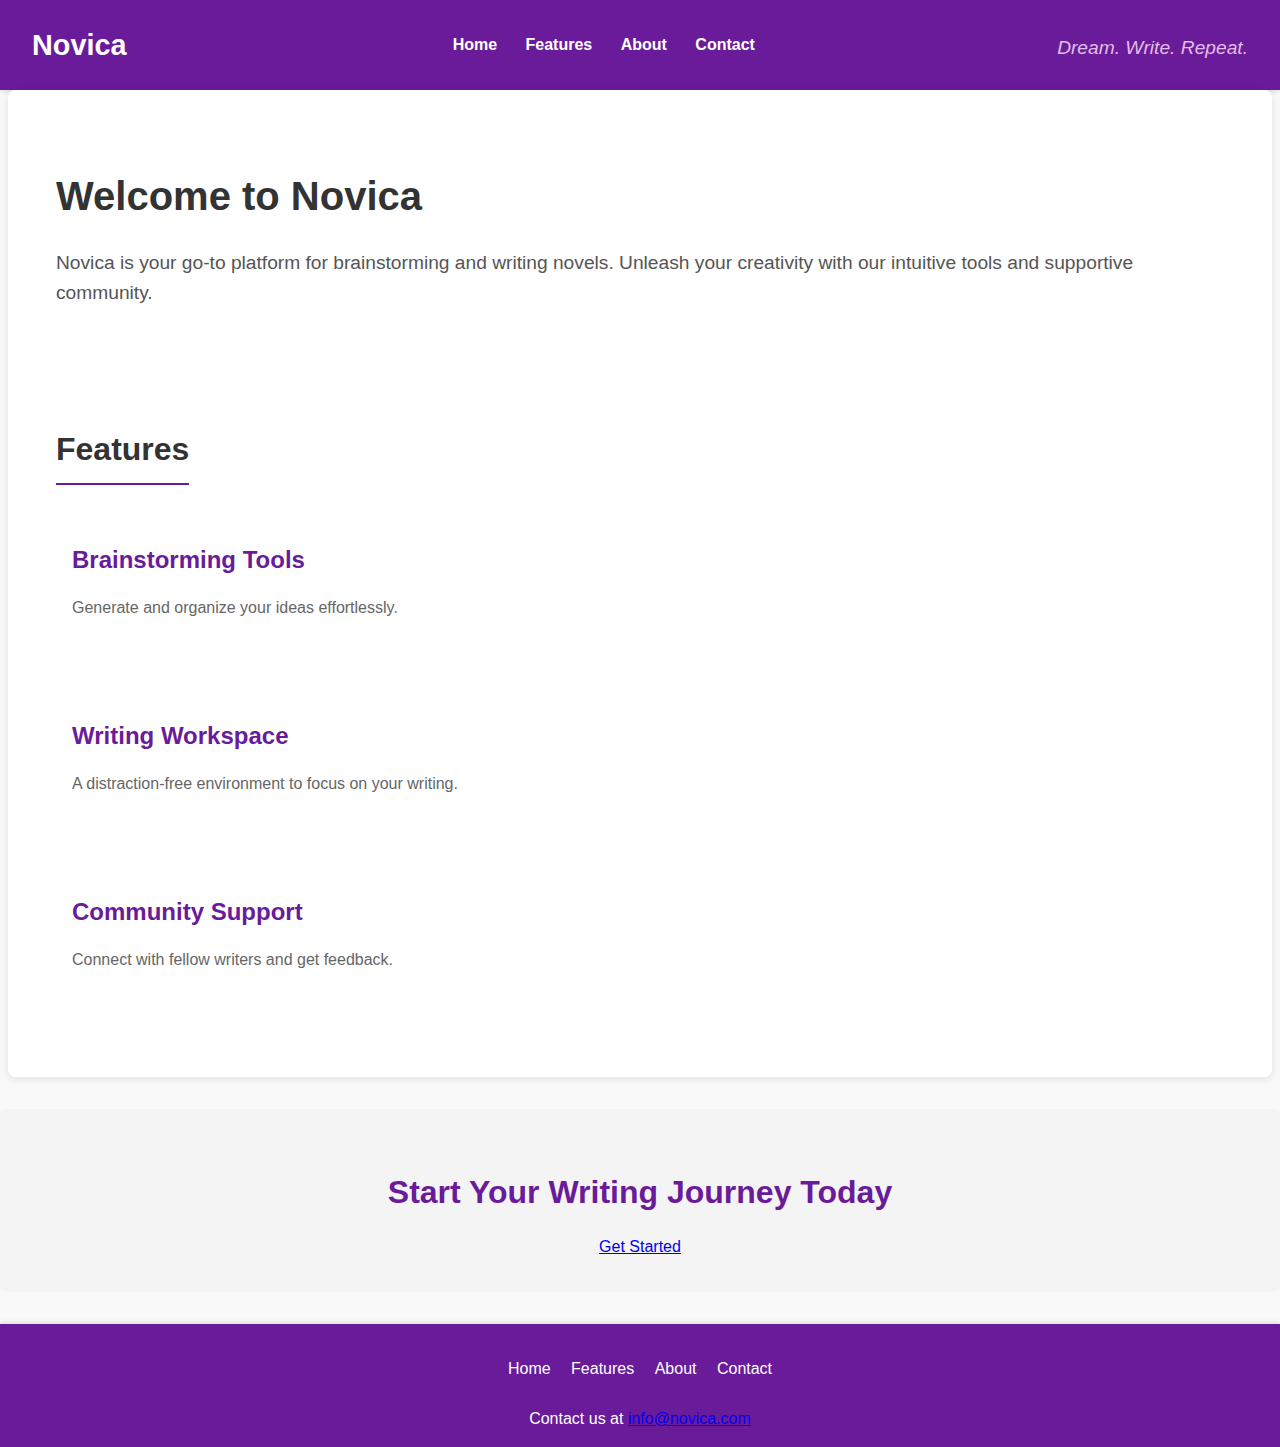
<file: index.html>
<!DOCTYPE html>
<html lang="en">
<head>
    <meta charset="UTF-8">
    <meta name="viewport" content="width=device-width, initial-scale=1.0">
    <title>Novica - Welcome</title>
    <link rel="stylesheet" href="style.css">
</head>
<body>
    <header>
        <h1>Novica</h1>
        <nav>
            <a href="#home">Home</a>
            <a href="#features">Features</a>
            <a href="#about">About</a>
            <a href="#contact">Contact</a>
        </nav>
    </header>

    <main>
        <section id="home">
            <h1>Welcome to Novica</h1>
            <p>Novica is your go-to platform for brainstorming and writing novels. Unleash your creativity with our intuitive tools and supportive community.</p>
        </section>

        <section id="features">
            <h2>Features</h2>
            <article>
                <h3>Brainstorming Tools</h3>
                <p>Generate and organize your ideas effortlessly.</p>
            </article>
            <article>
                <h3>Writing Workspace</h3>
                <p>A distraction-free environment to focus on your writing.</p>
            </article>
            <article>
                <h3>Community Support</h3>
                <p>Connect with fellow writers and get feedback.</p>
            </article>
        </section>
    </main>

    <aside>
        <h2>Start Your Writing Journey Today</h2>
        <a href="signup.html" class="button">Get Started</a>
    </aside>

    <footer>
        <nav>
            <a href="#home">Home</a>
            <a href="#features">Features</a>
            <a href="#about">About</a>
            <a href="#contact">Contact</a>
        </nav>
        <address>
            Contact us at <a href="mailto:info@novica.com">info@novica.com</a>
        </address>
    </footer>
</body>
</html>
</file>
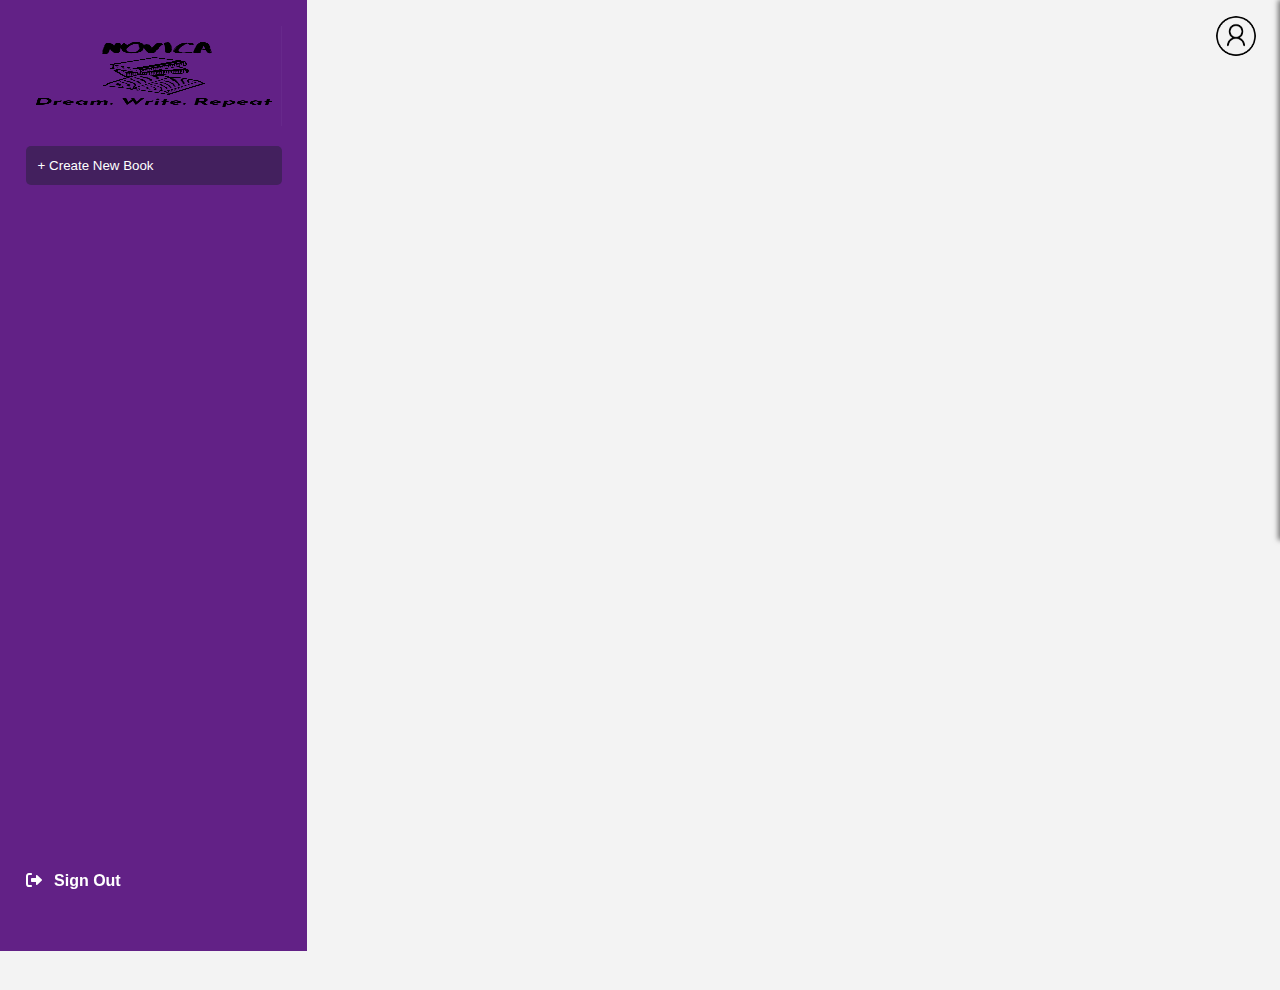
<file: dashboard.html>
<!DOCTYPE html>
<html lang="en">
<head>
    <meta charset="UTF-8">
    <meta name="viewport" content="width=device-width, initial-scale=1.0">
    <title>Novica Dashboard</title>
    <link rel="stylesheet" href="dashboard.css">
    <link rel="stylesheet" href="https://cdnjs.cloudflare.com/ajax/libs/font-awesome/6.0.0-beta3/css/all.min.css">
</head>
<body>
    <!-- Profile Section -->
    <div class="user-profile">
        <img src="profile-icon.png" alt="Profile Icon" class="profile-icon" id="profile">
    </div>

    <!-- User Panel -->
    <div id="user-panel" class="user-panel">
        <div class="panel-content">
            <!-- User Information Section -->
            <div class="user-info-section">
                <div class="profile-icon-container">
                    <img src="profile-icon.png" alt="Profile Icon" class="profile-icon-large">
                </div>
                <div class="user-info">
                    <p><span id="profile-name"></span></p>
                    <p><span id="profile-email"></span></p>
                </div>
            </div>

            <!-- Separator -->
            <div class="divider"></div>

            <!-- Settings and Logout Section -->
            <div class="user-settings">
                <a href="#settings"><i class="fas fa-cogs"></i> Settings</a>
                <a href="index.html" style="bottom : 0 ; position : fixed ;"><i class="fas fa-sign-out-alt"></i></a>
            </div>
        </div>
        <span class="close-button" id="close-user-panel">&times;</span>
    </div>

    <div class="dashboard-container">
        <nav class="side-nav" style="padding:2%;">
            <div class="side-nav-header">
                <div class="sidebar-image" style="padding : 0;">
                    <img src="novicalogo.png" alt="Sidebar Image" style="width:100%; height:100px">
                </div>
            </div>
            
            <!-- Create New Book Section -->
            <div class="create-book-section">
                <button id="create-book-button" class="create-book-button">+ Create New Book</button>
                <div id="new-book-input" class="new-input-container" style="display: none;">
                    <input type="text" id="new-book-name" class="new-name-input" placeholder="Enter..." style="width:100%;">
                    <button id="submit-book-name">Submit</button>
                </div>
            </div>

            <!-- Sign Out Link -->
            <div class="sign-out">
                <a href="index.html">
                    <i class="fas fa-sign-out-alt"></i> Sign Out
                </a>
            </div>
        </nav>
        
        <!-- Main Content Area -->
        <main class="main-content">
            <div id="novels-container"></div>
        </main>
    </div>

    <!-- Modal for Create Book -->
    <div id="create-book-modal" class="modal">
        <div class="modal-content">
            <span class="close-button" id="close-create-book-modal">&times;</span>
            <h2>Create New Book</h2>
            <form id="create-book-form">
                <label for="book-title">Title:</label>
                <input type="text" id="book-title" name="title" required>

                <label for="book-genre">Genre:</label>
                <input type="text" id="book-genre" name="genre">

                <label for="book-summary">Summary:</label>
                <textarea id="book-summary" name="summary"></textarea>

                <button type="submit">Submit</button>
            </form>
        </div>
    </div>
    
    <script src="dashboard.js"></script>
</body>
</html>
</file>
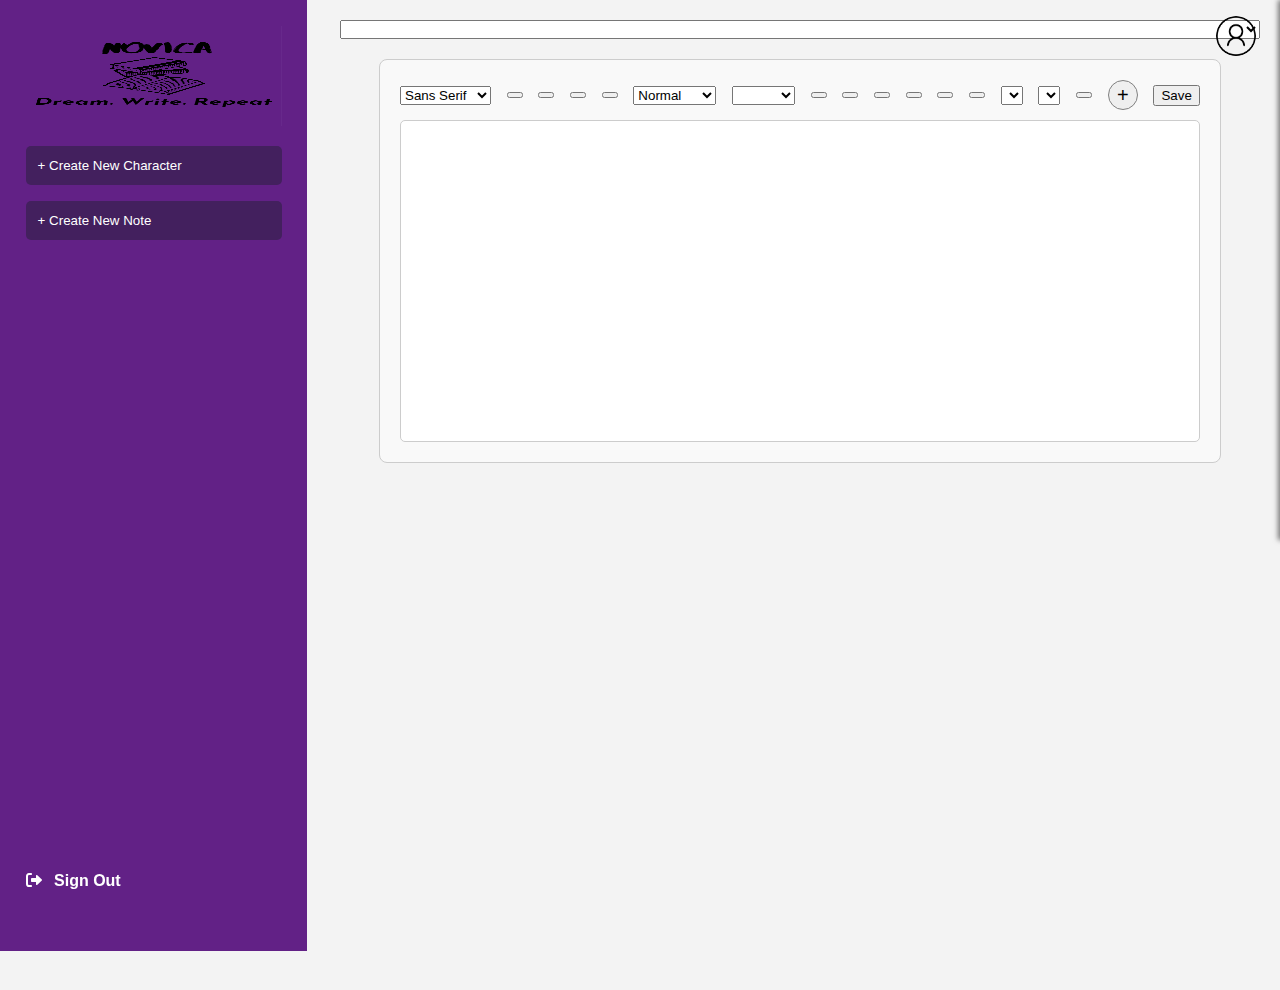
<file: editor.html>
<!DOCTYPE html>
<html lang="en">
<head>
    <meta charset="UTF-8">
    <meta name="viewport" content="width=device-width, initial-scale=1.0">
    <title>Novica Editor</title>
    <link href="https://cdn.quilljs.com/1.3.6/quill.snow.css" rel="stylesheet">
    <link rel="stylesheet" href="https://cdnjs.cloudflare.com/ajax/libs/font-awesome/6.0.0-beta3/css/all.min.css">
    <link rel="stylesheet" href="dashboard.css">
</head>
<body>
    <!-- Profile Section -->
    <div class="user-profile">
        <img src="profile-icon.png" alt="Profile Icon" class="profile-icon" id="profile">
    </div>

    <!-- User Panel -->
    <div id="user-panel" class="user-panel">
        <div class="panel-content">
            <!-- User Information Section -->
            <div class="user-info-section">
                <div class="profile-icon-container">
                    <img src="profile-icon.png" alt="Profile Icon" class="profile-icon-large">
                </div>
                <div class="user-info">
                    <p><span id="profile-name"></span></p>
                    <p><span id="profile-email"></span></p>
                </div>
            </div>

            <!-- Separator -->
            <div class="divider"></div>

            <!-- Settings and Logout Section -->
            <div class="user-settings">
                <a href="#settings"><i class="fas fa-cogs"></i> Settings</a>
                <a href="index.html" style="bottom : 0 ; position : fixed ;"><i class="fas fa-sign-out-alt"></i></a>
            </div>
        </div>
        <span class="close-button" id="close-user-panel">&times;</span>
    </div>

    <div class="dashboard-container">
        <nav class="side-nav" style="padding:2%;">
            <div class="side-nav-header">
                <div class="sidebar-image" style="padding : 0;">
                    <img src="novicalogo.png" alt="Sidebar Image" style="width:100%; height:100px">
                </div>
            </div>

            <!-- Create New Character Section -->
            <div class="create-character-section">
                <button id="create-character-button" class="create-character-button">+ Create New Character</button>
                <div id="new-character-input" class="new-input-container" style="display: none;">
                    <input type="text" id="character-name" class="new-name-input" placeholder="Enter Character Name..." style="width:100%;">
                    <button id="submit-character-name">Submit</button>
                </div>
            </div>

            <!-- Create New Note Section -->
            <div class="create-note-section">
                <button id="create-note-button" class="create-note-button">+ Create New Note</button>
                <div id="new-note-input" class="new-input-container" style="display: none;">
                    <textarea id="note-content" class="new-note-input" placeholder="Enter Note Content..." style="width:100%;"></textarea>
                    <button id="submit-note-content">Submit</button>
                </div>
            </div>

            <!-- Sign Out Link -->
            <div class="sign-out">
                <a href="index.html">
                    <i class="fas fa-sign-out-alt"></i> Sign Out
                </a>
            </div>
        </nav>
        
        <!-- Main Content Area -->
        <main class="main-content">
            <!-- Dropdown to select chapters -->
            <select id="chapter-list"></select>

            <div id="editor-container">
                <!-- Toolbar -->
                <div id="toolbar">
                    <!-- Font options -->
                    <select class="ql-font">
                        <option selected>Sans Serif</option>
                        <option value="serif">Serif</option>
                        <option value="monospace">Monospace</option>
                    </select>
            
                    <!-- Text formatting -->
                    <button class="ql-bold"></button>
                    <button class="ql-italic"></button>
                    <button class="ql-underline"></button>
                    <button class="ql-strike"></button>
            
                    <!-- Headings -->
                    <select class="ql-header">
                        <option selected>Normal</option>
                        <option value="1">Heading 1</option>
                        <option value="2">Heading 2</option>
                        <option value="3">Heading 3</option>
                    </select>
            
                    <!-- Text alignment -->
                    <select class="ql-align">
                        <option selected></option>
                        <option value="center">Center</option>
                        <option value="right">Right</option>
                        <option value="justify">Justify</option>
                    </select>
            
                    <!-- Lists -->
                    <button class="ql-list" value="ordered"></button>
                    <button class="ql-list" value="bullet"></button>
            
                    <!-- Blockquote -->
                    <button class="ql-blockquote"></button>
            
                    <!-- Links, images, and videos -->
                    <button class="ql-link"></button>
                    <button class="ql-image"></button>
                    <button class="ql-video"></button>
            
                    <!-- Color and background -->
                    <select class="ql-color"></select>
                    <select class="ql-background"></select>
            
                    <!-- Clear formatting -->
                    <button class="ql-clean"></button>

                    <button id="add-chapter-btn" onclick="addChapter()"> + </button>

                    <button id="save-button" onclick="saveChapter()">Save</button>
                </div>
            
                <!-- Editable area -->
                <div id="editor"></div>
            </div>
                      
            <div class="character-tabs" id="character-tabs" style="position:fixed;">
                <!-- Character tabs will be appended here -->
            </div>
            <div class="character-details-container" id="character-details-container" style="display:none;">
                <!-- Character details table will be dynamically added here -->
            </div>          
            
        </main>
    </div>

    <!-- Modal for Create Character -->
    <div id="create-character-modal" class="modal">
        <div class="modal-content">
            <span class="close-button" id="close-create-character-modal">&times;</span>
            <h2>Create New Character</h2>
            <form id="create-character-form">
                <label for="name">Character Name:</label>
                <input type="text" id="name" name="Name" required>

                <label for="character-role">Role:</label>
                <input type="text" id="character-role" name="role">

                <label for="character-description">Description:</label>
                <textarea id="character-description" name="description" ></textarea>

                <button type="submit">Submit</button>
            </form>
        </div>
    </div>

    <!-- Modal for Create Note -->
    <div id="create-note-modal" class="modal">
        <div class="modal-content">
            <span class="close-button" id="close-create-note-modal">&times;</span>
            <h2>Create New Note</h2>
            <form id="create-note-form">
                <label for="note-title">Title:</label>
                <input type="text" id="note-title" name="title" required>

                <label for="note-content">Content:</label>
                <textarea id="note-content" name="content" required></textarea>

                <button type="submit">Submit</button>
            </form>
        </div>
    </div>

    <script src="https://cdn.quilljs.com/1.3.6/quill.min.js"></script>
    <script src="editor.js"></script>
    <script src="dashboard.js"></script>
</body>
</html>
</file>
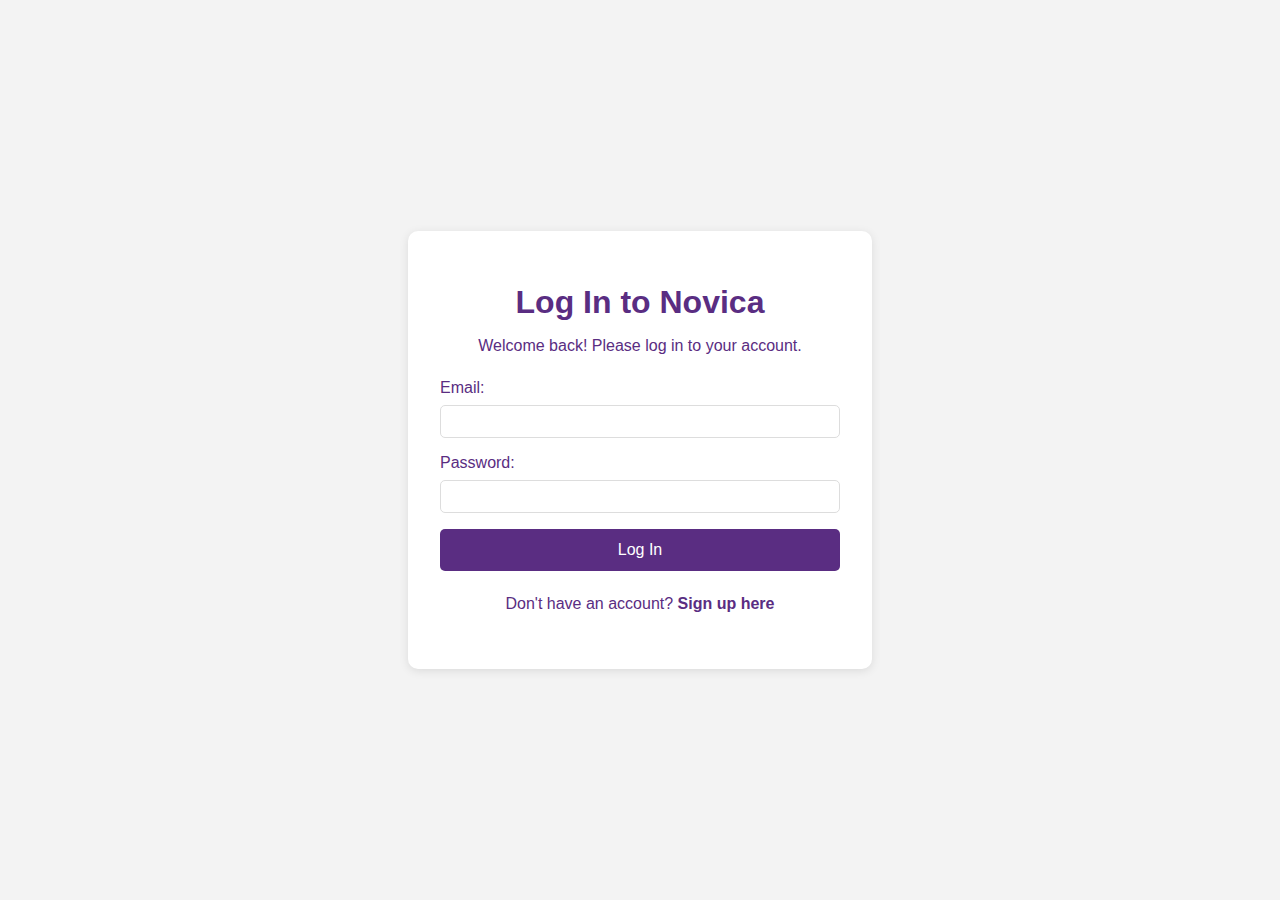
<file: login.html>
<!DOCTYPE html>
<html lang="en">
<head>
    <meta charset="UTF-8">
    <meta name="viewport" content="width=device-width, initial-scale=1.0">
    <title>Novica Login</title>
    <link rel="stylesheet" href="login.css">
    <script src="index.js"></script>
</head>
<body>
    <div class="container">
        <h1>Log In to Novica</h1>
        <p>Welcome back! Please log in to your account.</p>
        <form id="login-form">
            <label for="email">Email:</label>
            <input type="email" id="email" name="email" required>

            <label for="password">Password:</label>
            <input type="password" id="password" name="password" required>

            <button type="submit">Log In</button>
        </form>
        <div class="signup-link">
            <p>Don't have an account? <a href="signup.html">Sign up here</a></p>
        </div>
    </div>
</body>
</html>
</file>
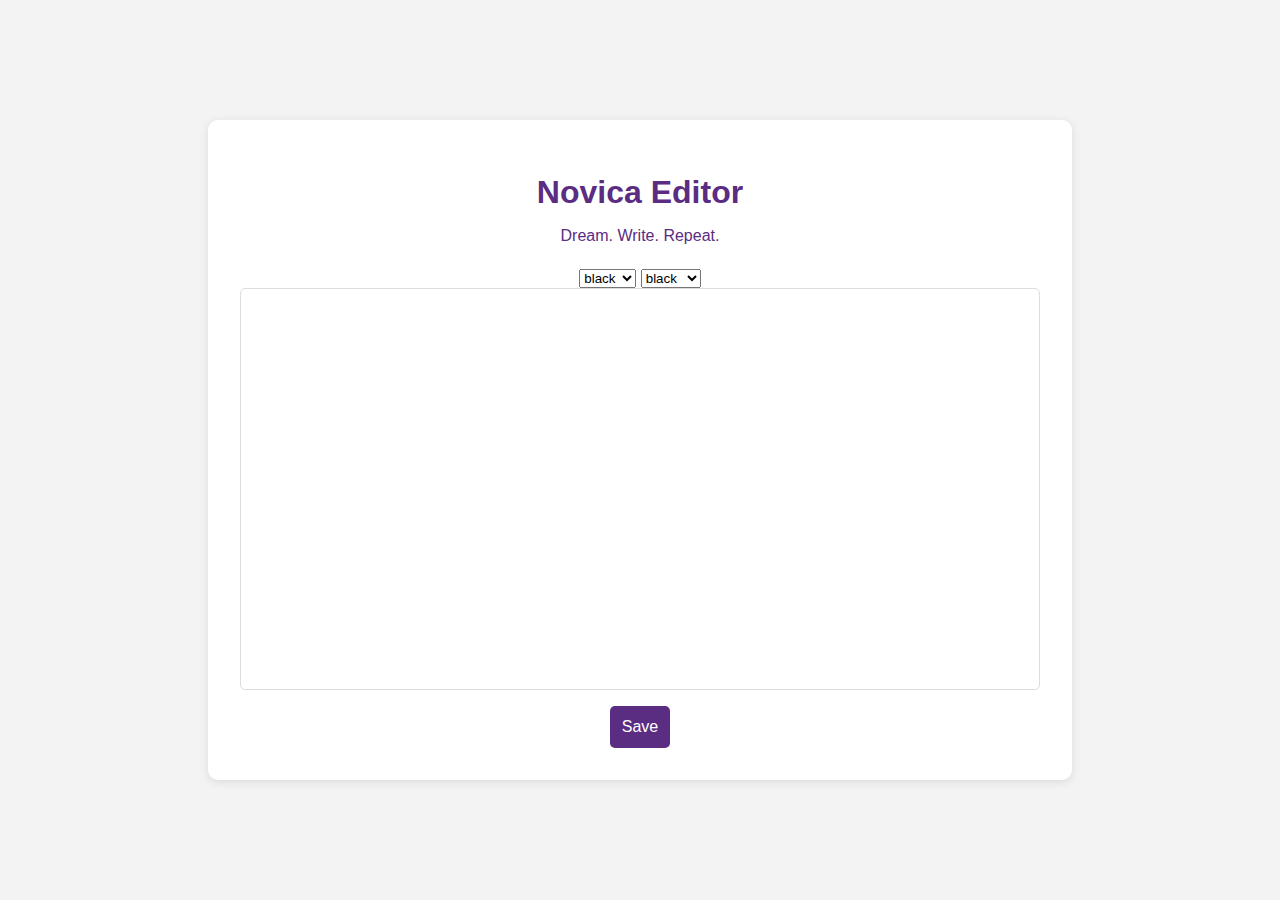
<file: main.html>
<!DOCTYPE html>
<html lang="en">
<head>
    <meta charset="UTF-8">
    <meta name="viewport" content="width=device-width, initial-scale=1.0">
    <title>Novica Editor</title>
    <link href="https://cdn.quilljs.com/1.3.6/quill.snow.css" rel="stylesheet">
    <link rel="stylesheet" href="main.css">
</head>
<body>
    <div class="editor-container">
        <h1>Novica Editor</h1>
        <p>Dream. Write. Repeat.</p>
        <div id="toolbar">
            <select class="ql-color">
                <option value="red">red</option>
                <option value="green">green</option>
                <option value="blue">blue</option>
                <option value="black" selected>black</option>
            </select>
            <select class="ql-background">
                <option value="yellow">yellow</option>
                <option value="blue">blue</option>
                <option value="red">red</option>
                <option value="green">green</option>
                <option value="black" selected>black</option>
            </select>
        </div>
        <div id="editor"></div>
        <button id="save-btn" href = "dashboard.html">Save</button>
    </div>
    <script src="https://cdn.quilljs.com/1.3.6/quill.js"></script>
    <script src="script.js"></script>
</body>
</html>
</file>
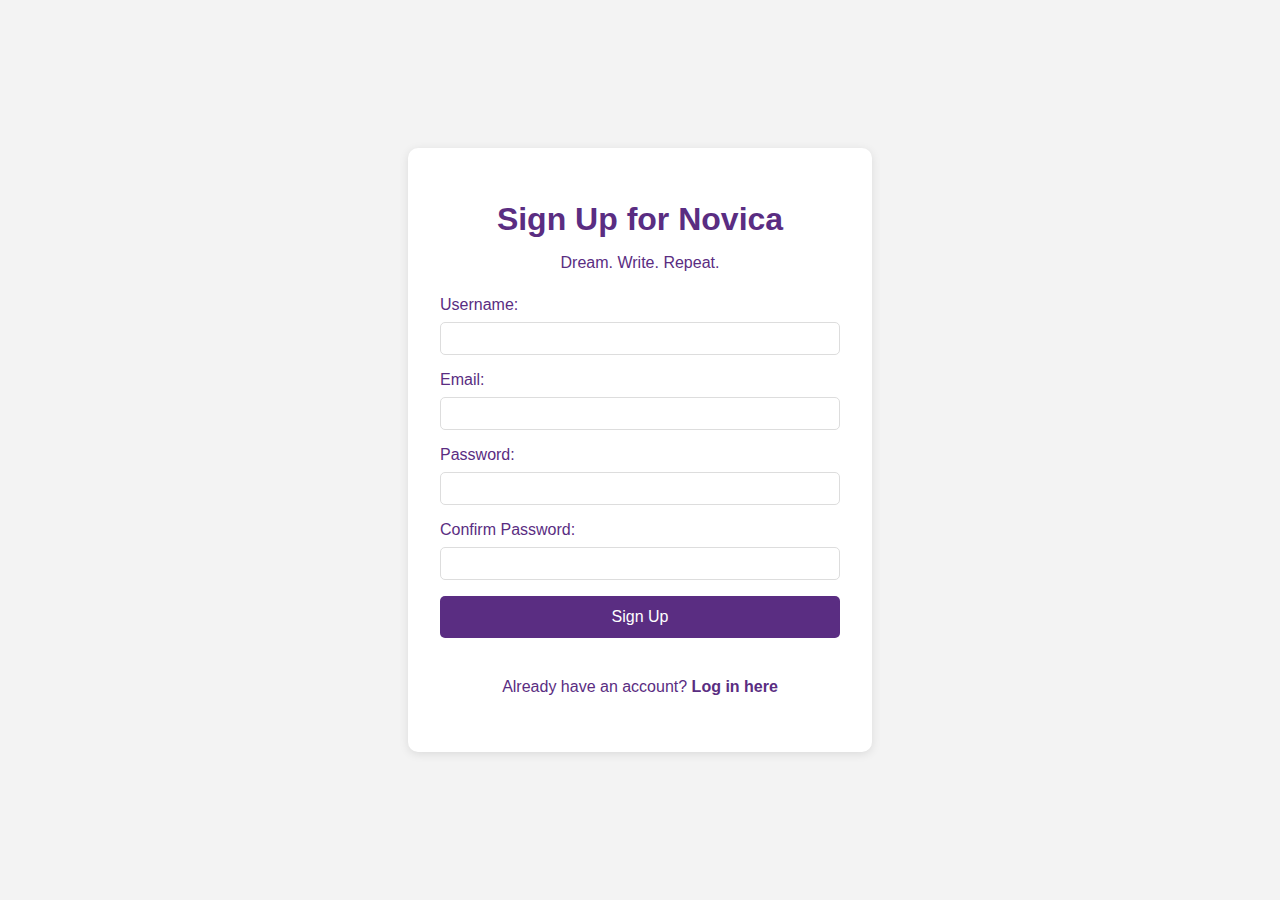
<file: signup.html>
<!DOCTYPE html>
<html lang="en">
<head>
    <meta charset="UTF-8">
    <meta name="viewport" content="width=device-width, initial-scale=1.0">
    <title>Novica Sign-Up</title>
    <link rel="stylesheet" href="signup.css">
    <script src="index.js"></script>
</head>
<body>
    <div class="container">
        <h1>Sign Up for Novica</h1>
        <p>Dream. Write. Repeat.</p>
        <form id="sign-up-form">
            <label for="username">Username:</label>
            <input type="text" id="username" name="username" required>

            <label for="email">Email:</label>
            <input type="email" id="email" name="email" required>

            <label for="password">Password:</label>
            <input type="password" id="password" name="password" required>

            <label for="confirm-password">Confirm Password:</label>
            <input type="password" id="confirm-password" name="confirm-password" required>

            <button type="submit">Sign Up</button>

            <div class="login-link">
                <p>Already have an account? <a href="login.html">Log in here</a></p>
            </div>            
        </form>
    </div>
</body>
</html>
</file>
<file: style.css>
/* General Styles */
body {
    font-family: 'Helvetica Neue', Arial, sans-serif;
    line-height: 1.6;
    margin: 0;
    padding: 0;
    box-sizing: border-box;
    color: #333;
    background-color: #f9f9f9;
}

header, nav, main, section, article, aside, footer {
    padding: 1rem;
}

/* Header Styles */
header {
    background-color: #6a1b9a; /* Purple */
    color: white;
    display: flex;
    justify-content: space-between;
    align-items: center;
    padding: 1rem 2rem;
    box-shadow: 0 2px 4px rgba(0, 0, 0, 0.1);
}

header h1 {
    margin: 0;
    font-size: 1.8rem;
}

header nav a {
    color: white;
    margin-left: 1.5rem;
    text-decoration: none;
    font-weight: bold;
}

header nav a:hover {
    text-decoration: underline;
}

/* Main Content Styles */
main {
    padding: 2rem;
    max-width: 1200px;
    margin: 0 auto;
    background-color: #fff;
    box-shadow: 0 2px 8px rgba(0, 0, 0, 0.1);
    border-radius: 8px;
}

section#home h1 {
    font-size: 2.5rem;
    margin-bottom: 0.5rem;
}

section#home p {
    font-size: 1.2rem;
    margin-bottom: 1.5rem;
    color: #555;
}

/* Features Section */
section#features {
    margin-top: 2rem;
}

section#features h2 {
    font-size: 2rem;
    margin-bottom: 1rem;
    border-bottom: 2px solid #6a1b9a; /* Purple */
    display: inline-block;
    padding-bottom: 0.5rem;
}

article {
    margin-bottom: 1.5rem;
}

article h3 {
    font-size: 1.5rem;
    margin-bottom: 0.5rem;
    color: #6a1b9a; /* Purple */
}

article p {
    font-size: 1rem;
    color: #666;
}

/* Call to Action */
aside {
    background-color: #f4f4f4;
    padding: 2rem;
    text-align: center;
    margin: 2rem 0;
    border-radius: 8px;
}

aside h2 {
    font-size: 2rem;
    margin-bottom: 1rem;
    color: #6a1b9a; /* Purple */
}

aside button {
    background-color: #6a1b9a; /* Purple */
    color: white;
    padding: 0.75rem 1.5rem;
    border: none;
    border-radius: 4px;
    cursor: pointer;
    font-size: 1rem;
    transition: background-color 0.3s;
}

aside button:hover {
    background-color: #4a0072;
}

/* Footer Styles */
footer {
    background-color: #6a1b9a; /* Purple */
    color: white;
    text-align: center;
    padding: 1rem 0;
    box-shadow: 0 -2px 4px rgba(0, 0, 0, 0.1);
}

footer nav a {
    color: white;
    margin: 0 0.5rem;
    text-decoration: none;
}

footer nav a:hover {
    text-decoration: underline;
}

footer address {
    margin-top: 0.5rem;
    font-style: normal;
}

/* Slogan Style */
header::after {
    content: "Dream. Write. Repeat.";
    display: block;
    font-size: 1.2rem;
    margin-top: 0.5rem;
    color: #e1bee7; /* Light purple */
    font-style: italic;
}
</file>
<file: dashboard.css>
body {
    font-family: Arial, sans-serif;
    background-color: #f3f3f3;
    margin: 0;
    position: relative;
    height:110vh;
}

.user-profile {
    position: absolute;
    top: 0;
    right: 0;
    padding: 1rem;
    color: white;
    display: flex;
    align-items: center;
    border-bottom-left-radius: 10px;
}

.profile-icon {
    width: 40px;
    height: 40px;
    border-radius: 50%;
    margin-right: 0.5rem;
}

.user-panel {
    position: fixed;
    top: 0;
    right: 0;
    width: 25%;
    height: 60%;
    font-size: smaller;
    background-color: rgb(211, 208, 208);
    box-shadow: -2px 0 5px rgba(0, 0, 0, 0.5);
    transform: translateX(100%);
    transition: transform 0.3s ease;
    overflow-y: auto;
    z-index: 1000;
    display: flex;
    flex-direction: column;
}

.user-panel.open {
    transform: translateX(0);
}

.user-panel .close-button {
    position: absolute;
    top: 10px;
    right: 10px;
    font-size: 1.5rem;
    cursor: pointer;
}

.panel-content {
    display: flex;
    flex-direction: column;
    height: 100%;
}

.user-info-section {
    display: flex;
    align-items: center;
    padding: 20px;
}

.profile-icon-container {
    margin-right: 20px;
}

.profile-icon-large {
    width: 60px;
    height: 60px;
    border-radius: 50%;
}

.user-info {
    flex: 1;
}

.divider {
    height: 1px;
    background-color: #ddd;
    margin: 10px 0;
}

.user-settings {
    padding: 20px;
}

.user-settings a {
    display: block;
    margin-bottom: 10px;
    text-decoration: none;
    color: #007bff;
}

.user-settings a:hover {
    text-decoration: underline;
}

.user-info-section {
    background-color: #361946;
}

.user-panel .user-info {
    padding: 20px;
}

.user-panel .user-settings {
    padding: 20px;
}

.user-panel .user-settings a {
    display: block;
    margin-bottom: 10px;
    text-decoration: none;
    color: #007bff;
}

.user-panel .user-settings a:hover {
    text-decoration: underline;
}

.dashboard-container {
    display: flex;
}

.side-nav {
    width: 20%;
    height: 100vh;
    background-color: #622186;
    color: white;
    padding: 1rem;
    position: fixed;
    top: 0;
    left: 0; /* Align side-nav to the left */
    display: flex;
    flex-direction: column;
    /* z-index: 100; */
}

.side-nav-header {
    margin-bottom: 1rem;
}

.side-nav-header h2 {
    font-size: 1.5rem;
    margin-bottom: 0.5rem;
}

/* Button styles */
.create-book-button,
.create-character-button,
.create-note-button {
    background-color: #43205e;
    color: white;
    border: none;
    padding: 0.75rem;
    border-radius: 5px;
    cursor: pointer;
    margin-bottom: 1rem;
    display: block;
    width: 100%;
    text-align: left;
}

.create-book-button:hover,
.create-character-button:hover,
.create-note-button:hover {
    background-color: #361946;
}

.book-list,
.document-list {
    list-style-type: none;
    padding: 0;
    margin: 0;
}

.book-item {
    margin-bottom: 1rem;
    border-bottom: 1px solid #7b5299;
    padding-bottom: 0.5rem;
}

.book-item:last-child {
    border-bottom: none;
    margin-bottom: 0;
}

.book-item-name {
    font-weight: bold;
    margin-bottom: 0.5rem;
}

.document-item {
    margin-bottom: 0.5rem;
}

.sign-out {
    margin-bottom: 10px; /* Pushes the sign-out link to the bottom */
    bottom: 0;
    position: fixed;
}

.sign-out a {
    color: white;
    text-decoration: none;
    font-weight: bold;
}

.sign-out i {
    margin-right: 0.5rem; /* Space between icon and text */
}

.sign-out a:hover {
    text-decoration: none;
}

/* Modal styles */
.modal {
    display: none; /* Hidden by default */
    position: fixed; /* Stay in place */
    z-index: 1; /* Sit on top */
    left: 0;
    top: 0;
    width: 100%; /* Full width */
    height: 100%; /* Full height */
    overflow: auto; /* Enable scroll if needed */
    background-color: rgb(0,0,0); /* Fallback color */
    background-color: rgba(0,0,0,0.4); /* Black w/ opacity */
}

.modal-content {
    background-color: #fefefe;
    margin: 15% auto; /* 15% from the top and centered */
    padding: 20px;
    border: 1px solid #888;
    width: 80%; /* Could be more or less, depending on screen size */
}

.close-button {
    color: #aaa;
    float: right;
    font-size: 28px;
    font-weight: bold;
}

.close-button:hover,
.close-button:focus {
    color: black;
    text-decoration: none;
    cursor: pointer;
}

/* Form styles */
form {
    display: flex;
    flex-direction: column;
}

form label {
    margin-top: 10px;
}

form input,
form textarea {
    margin-bottom: 10px;
    padding: 10px;
    border: 1px solid #ccc;
    border-radius: 5px;
}

.novel-card {
    width: 90%;
    margin: 20px auto;
    padding: 20px;
    border: 1px solid #ddd;
    border-radius: 8px;
    box-shadow: 0 4px 8px rgba(0, 0, 0, 0.1);
    background-color: #fff;
}

.novel-card h2 {
    margin-top: 0;
}

.novel-card p {
    margin: 0;
    color: #333;
}

.start-writing-button {
    display: inline-block;
    padding: 10px 20px;
    margin-top: 10px;
    background-color: #007bff;
    color: #fff;
    text-decoration: none;
    border-radius: 4px;
    font-size: 16px;
    text-align: center;
}

.start-writing-button:hover {
    background-color: #0056b3;
}

#novels-container{
    padding-top: 50px ;
}

.main-content {
    margin-left: 25%; /* Pushes content to the right of the side-nav */
    padding: 20px;
    width: 80%; /* Ensures main content takes up the rest of the space */
    display: flex;
    flex-direction: column;
}

#editor {
    flex: 1; /* Take up the remaining space */
    border: 1px solid #ddd;
    padding: 20px;
    height : 100%;
}
.editor-wrapper{
    margin-top:5%;
    height:90vh;
}

/* Styles the tabs container */
.character-tabs {
    display: flex;
    cursor: pointer;
    /* width: 70%; */
    position: absolute;
    left: 30%;
    bottom: 0;
    background-color: #f1f1f1;
    border-bottom: 1px solid #ccc;
}

/* Styles individual tabs */
.character-tabs .tab {
    padding: 10px 20px;
    border: 1px solid #ccc;
    border-bottom: none;
    margin-right: 5px;
    background-color: #f1f1f1;
}

/* Styles the active tab */
.character-tabs .tab.active {
    background-color: #fff;
    font-weight: bold;
}

/* Styles the details container */
.character-details-container {
    position: fixed; /* Fixed position to overlay on top */
    top: 50%; /* Center vertically */
    left: 50%; /* Center horizontally */
    transform: translate(-50%, -50%); /* Center alignment */
    z-index: 1000; /* High z-index to ensure it appears on top */
    background-color: white; /* Background color */
    padding: 20px; /* Padding for the content */
    border-radius: 10px; /* Rounded corners */
    box-shadow: 0 4px 8px rgba(0, 0, 0, 0.2); /* Shadow for a modal effect */
    display: none; /* Hidden by default */
    width: 80%; /* Adjust width as needed */
    max-width: 600px; /* Max width for larger screens */
    max-height: 80%; /* Prevent overflow */
    overflow-y: auto; /* Scroll if content exceeds container height */
}

.chapter-container{
    display: flex;
    flex-direction: column;
    align-items: center;
    /* justify-content: center; */
    margin-top: 2%;
}

#editor-container {
    width: 100%;
    max-width: 800px;
    margin: 20px auto;
    padding: 20px;
    border: 1px solid #ccc;
    border-radius: 8px;
    background-color: #f9f9f9;
}

#toolbar {
    display: flex;
    align-items: center;
    justify-content: space-between;
    margin-bottom: 10px;
}

#add-chapter-btn {
    color: black;
    border: 1px solid grey;
    border-radius: 50%;
    width: 30px;
    height: 30px;
    font-size: 20px;
    line-height: 28px;
    cursor: pointer;
    display: flex;
    align-items: center;
    justify-content: center;
}

#editor {
    height: 300px;
    background-color: white;
    border: 1px solid #ccc;
    border-radius: 5px;
    padding: 10px;
}
</file>
<file: login.css>
body {
    font-family: Arial, sans-serif;
    background-color: #f3f3f3;
    display: flex;
    justify-content: center;
    align-items: center;
    height: 100vh;
    margin: 0;
}

.container {
    background-color: white;
    padding: 2rem;
    border-radius: 10px;
    box-shadow: 0 2px 10px rgba(0, 0, 0, 0.1);
    text-align: center;
    max-width: 400px;
    width: 100%;
}

h1 {
    color: #5a2d82;
    margin-bottom: 0.5rem;
}

p {
    color: #5a2d82;
    margin-bottom: 1.5rem;
}

form {
    display: flex;
    flex-direction: column;
}

label {
    color: #5a2d82;
    margin-bottom: 0.5rem;
    text-align: left;
}

input {
    padding: 0.5rem;
    margin-bottom: 1rem;
    border: 1px solid #ddd;
    border-radius: 5px;
}

button {
    padding: 0.75rem;
    color: white;
    background-color: #5a2d82;
    border: none;
    border-radius: 5px;
    cursor: pointer;
    font-size: 1rem;
    transition: background-color 0.3s ease;
}

button:hover {
    background-color: #43205e;
}

.signup-link {
    margin-top: 1.5rem;
}

.signup-link p {
    color: #5a2d82;
}

.signup-link a {
    color: #5a2d82;
    text-decoration: none;
    font-weight: bold;
}

.signup-link a:hover {
    text-decoration: underline;
}
</file>
<file: main.css>
body {
    font-family: Arial, sans-serif;
    background-color: #f3f3f3;
    display: flex;
    justify-content: center;
    align-items: center;
    height: 100vh;
    margin: 0;
    flex-direction: column;
}

.editor-container {
    background-color: white;
    padding: 2rem;
    border-radius: 10px;
    box-shadow: 0 2px 10px rgba(0, 0, 0, 0.1);
    text-align: center;
    max-width: 800px;
    width: 100%;
}

h1 {
    color: #5a2d82;
    margin-bottom: 0.5rem;
}

p {
    color: #5a2d82;
    margin-bottom: 1.5rem;
}

#editor {
    height: 400px;
    background: #ffffff;
    border: 1px solid #ddd;
    border-radius: 5px;
    margin-bottom: 1rem;
}

button {
    padding: 0.75rem;
    color: white;
    background-color: #5a2d82;
    border: none;
    border-radius: 5px;
    cursor: pointer;
    font-size: 1rem;
    transition: background-color 0.3s ease;
}

button:hover {
    background-color: #43205e;
}
/* Add any custom styles here if needed */
.ql-picker {
    border-radius: 5px;
}
</file>
<file: signup.css>
body {
    font-family: Arial, sans-serif;
    background-color: #f3f3f3;
    display: flex;
    justify-content: center;
    align-items: center;
    height: 100vh;
    margin: 0;
}

.container {
    background-color: white;
    padding: 2rem;
    border-radius: 10px;
    box-shadow: 0 2px 10px rgba(0, 0, 0, 0.1);
    text-align: center;
    max-width: 400px;
    width: 100%;
}

h1 {
    color: #5a2d82;
    margin-bottom: 0.5rem;
}

p {
    color: #5a2d82;
    margin-bottom: 1.5rem;
}

form {
    display: flex;
    flex-direction: column;
}

label {
    color: #5a2d82;
    margin-bottom: 0.5rem;
    text-align: left;
}

input {
    padding: 0.5rem;
    margin-bottom: 1rem;
    border: 1px solid #ddd;
    border-radius: 5px;
}

button {
    padding: 0.75rem;
    color: white;
    background-color: #5a2d82;
    border: none;
    border-radius: 5px;
    cursor: pointer;
    font-size: 1rem;
    transition: background-color 0.3s ease;
}

button:hover {
    background-color: #43205e;
}

.login-link {
    margin-top: 1.5rem;
}

.login-link p {
    color: #5a2d82;
}

.login-link a {
    color: #5a2d82;
    text-decoration: none;
    font-weight: bold;
}

.login-link a:hover {
    text-decoration: underline;
}
</file>
